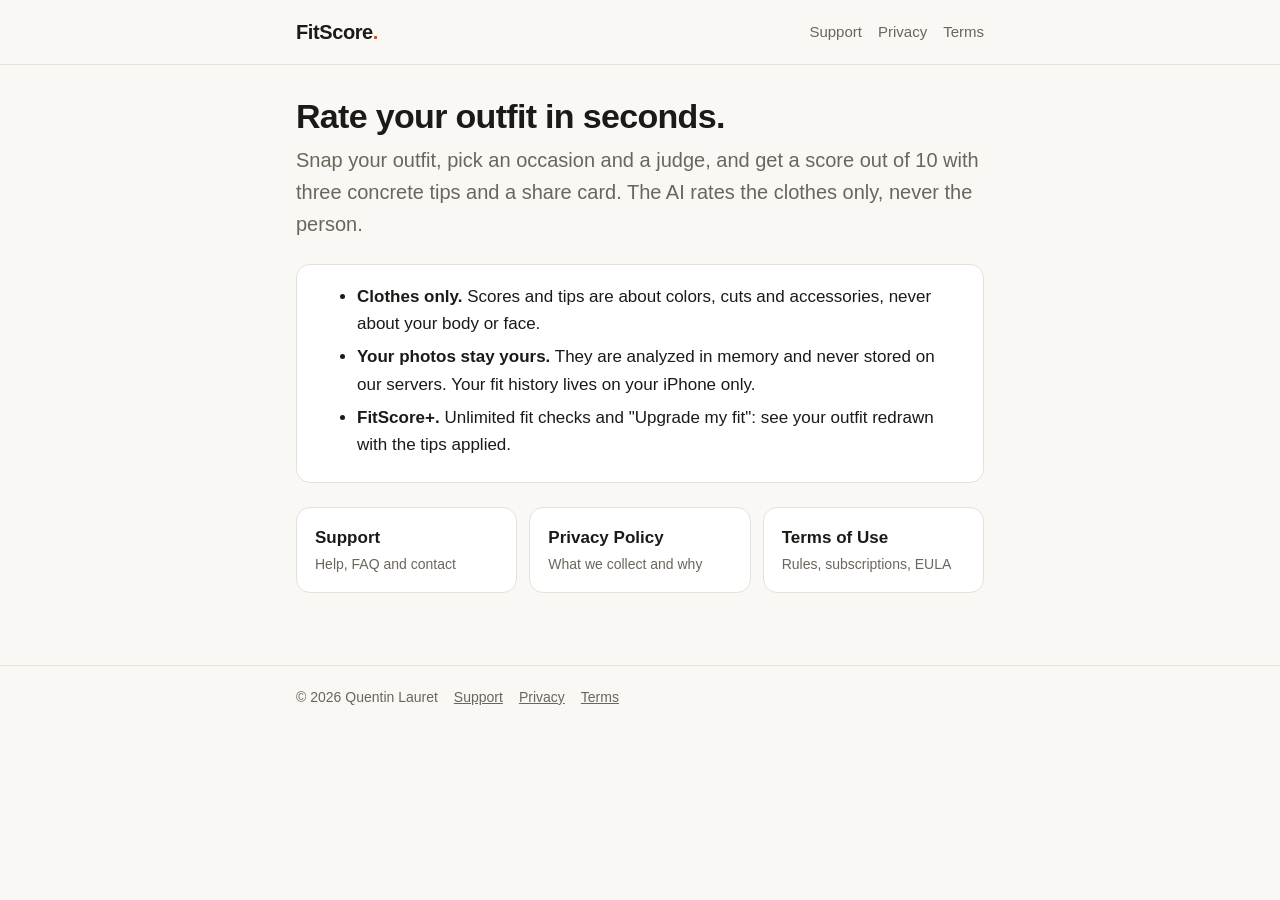
<file: index.html>
<!doctype html>
<html lang="en">
<head>
  <meta charset="utf-8">
  <meta name="viewport" content="width=device-width, initial-scale=1">
  <title>FitScore</title>
  <meta name="description" content="Snap your outfit, pick an occasion and a judge, get a score out of 10 with tips. The AI rates the clothes only, never the person.">
  <link rel="stylesheet" href="style.css">
</head>
<body>
  <header class="site"><div class="wrap">
    <a class="brand" href="./">FitScore<span>.</span></a>
    <nav>
      <a href="support.html">Support</a>
      <a href="privacy.html">Privacy</a>
      <a href="terms.html">Terms</a>
    </nav>
  </div></header>

  <main><div class="wrap">
    <h1>Rate your outfit in seconds.</h1>
    <p class="lead">Snap your outfit, pick an occasion and a judge, and get a score out of 10 with three concrete tips and a share card. The AI rates the clothes only, never the person.</p>

    <div class="card">
      <ul>
        <li><strong>Clothes only.</strong> Scores and tips are about colors, cuts and accessories, never about your body or face.</li>
        <li><strong>Your photos stay yours.</strong> They are analyzed in memory and never stored on our servers. Your fit history lives on your iPhone only.</li>
        <li><strong>FitScore+.</strong> Unlimited fit checks and "Upgrade my fit": see your outfit redrawn with the tips applied.</li>
      </ul>
    </div>

    <div class="links">
      <a href="support.html">Support<small>Help, FAQ and contact</small></a>
      <a href="privacy.html">Privacy Policy<small>What we collect and why</small></a>
      <a href="terms.html">Terms of Use<small>Rules, subscriptions, EULA</small></a>
    </div>
  </div></main>

  <footer class="site"><div class="wrap">
    <span>© 2026 Quentin Lauret</span>
    <a href="support.html">Support</a>
    <a href="privacy.html">Privacy</a>
    <a href="terms.html">Terms</a>
  </div></footer>
</body>
</html>
</file>
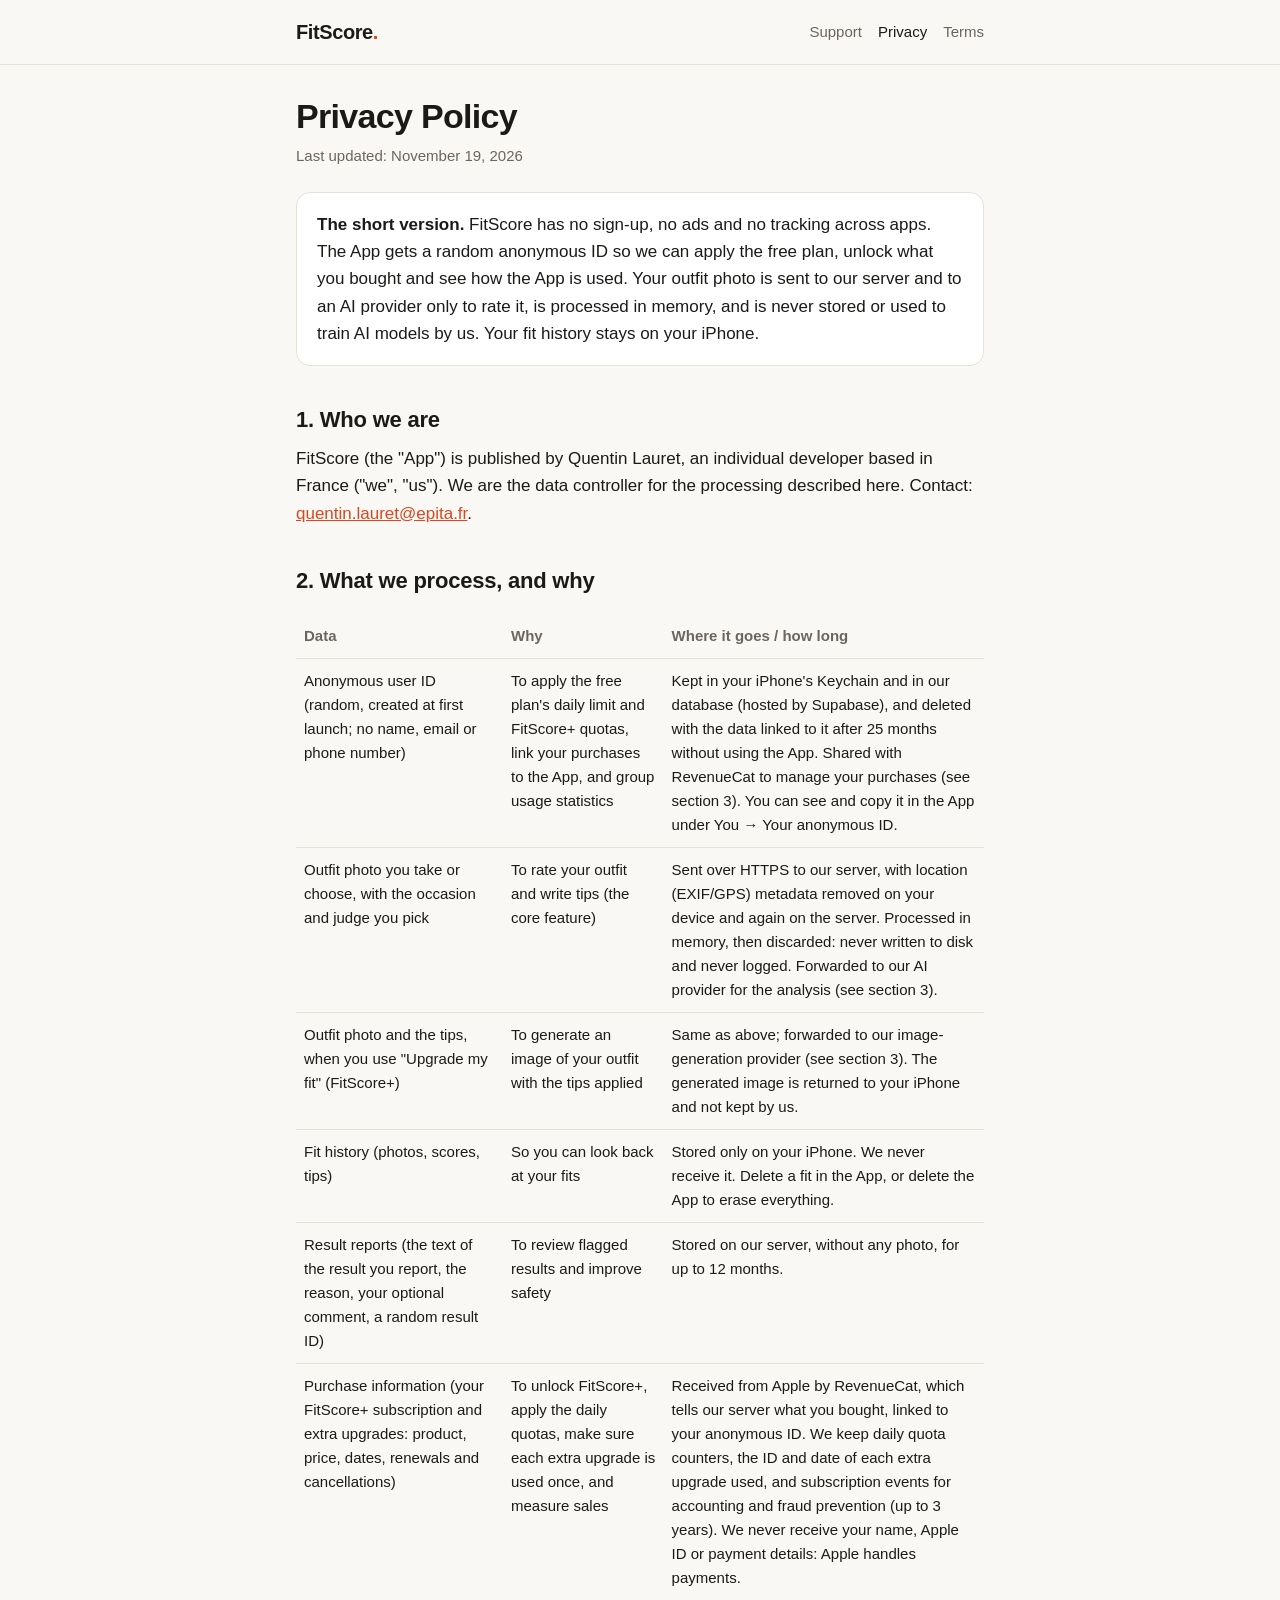
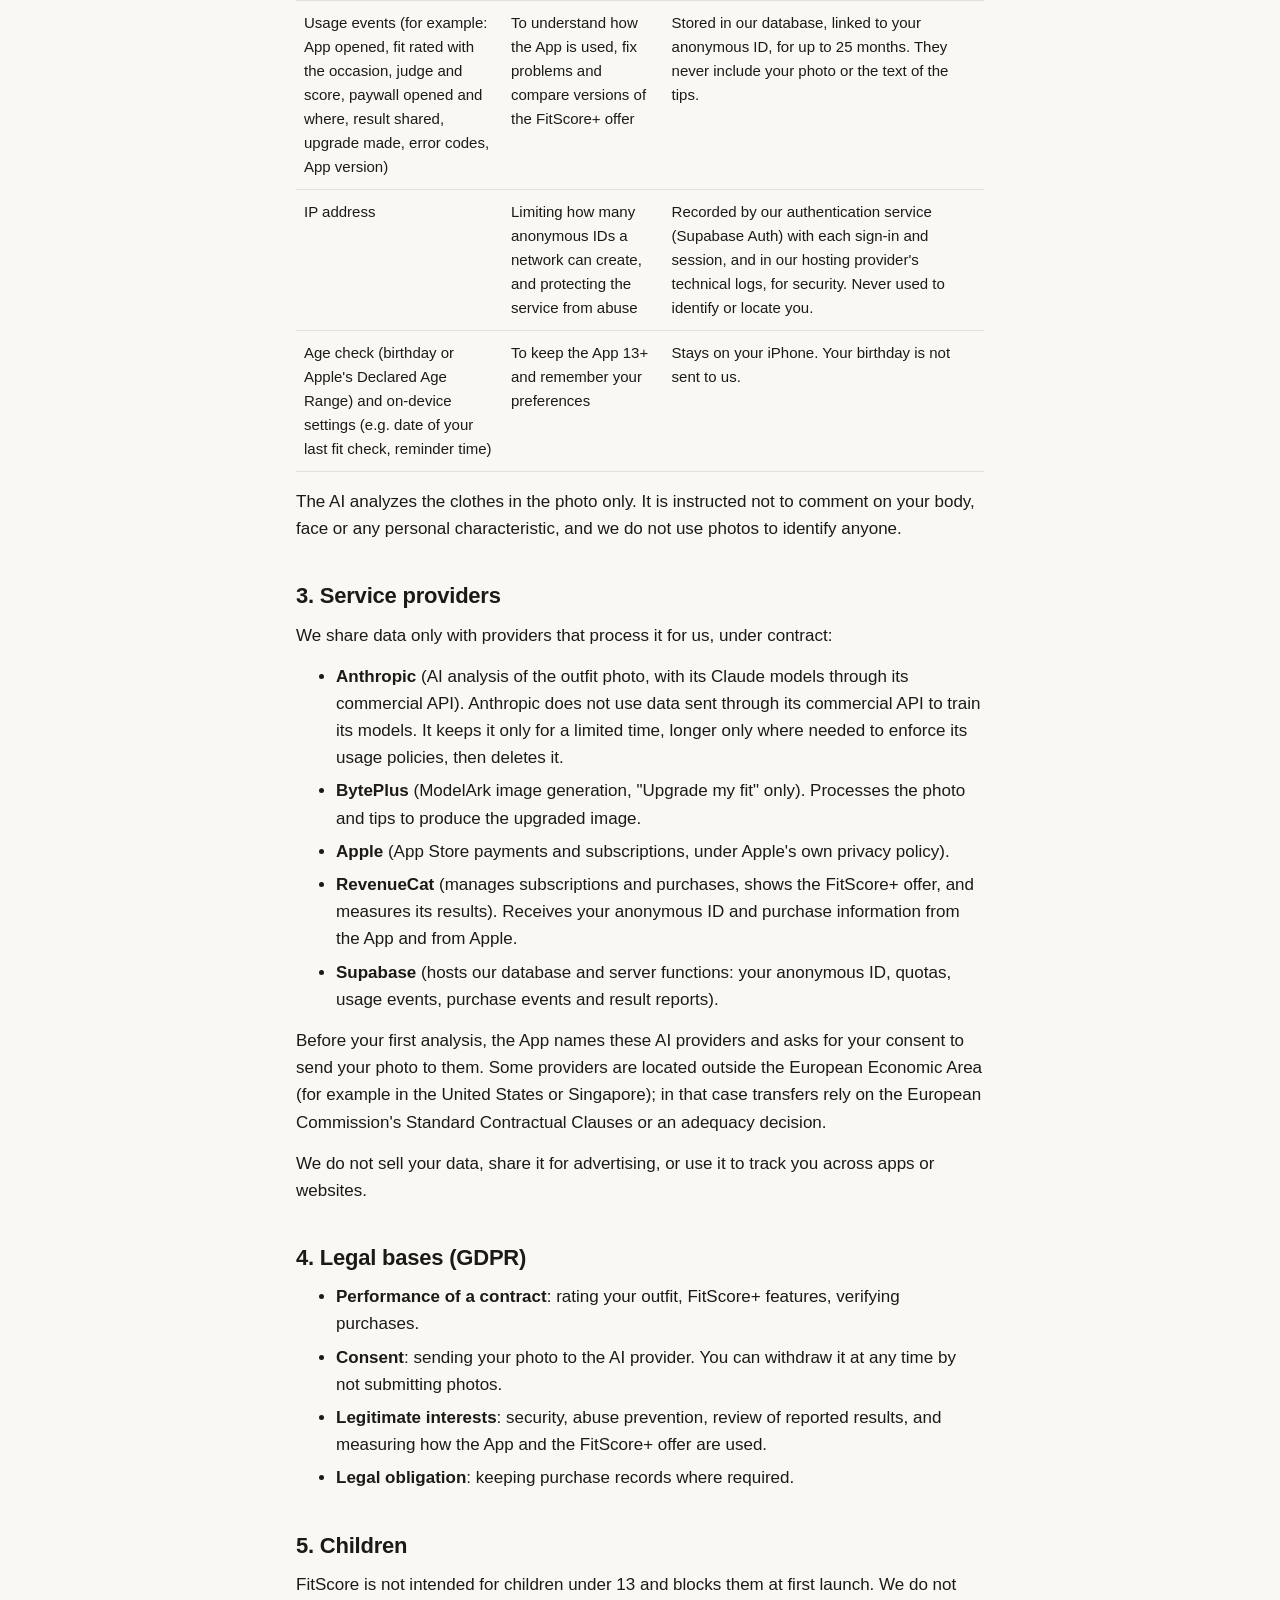
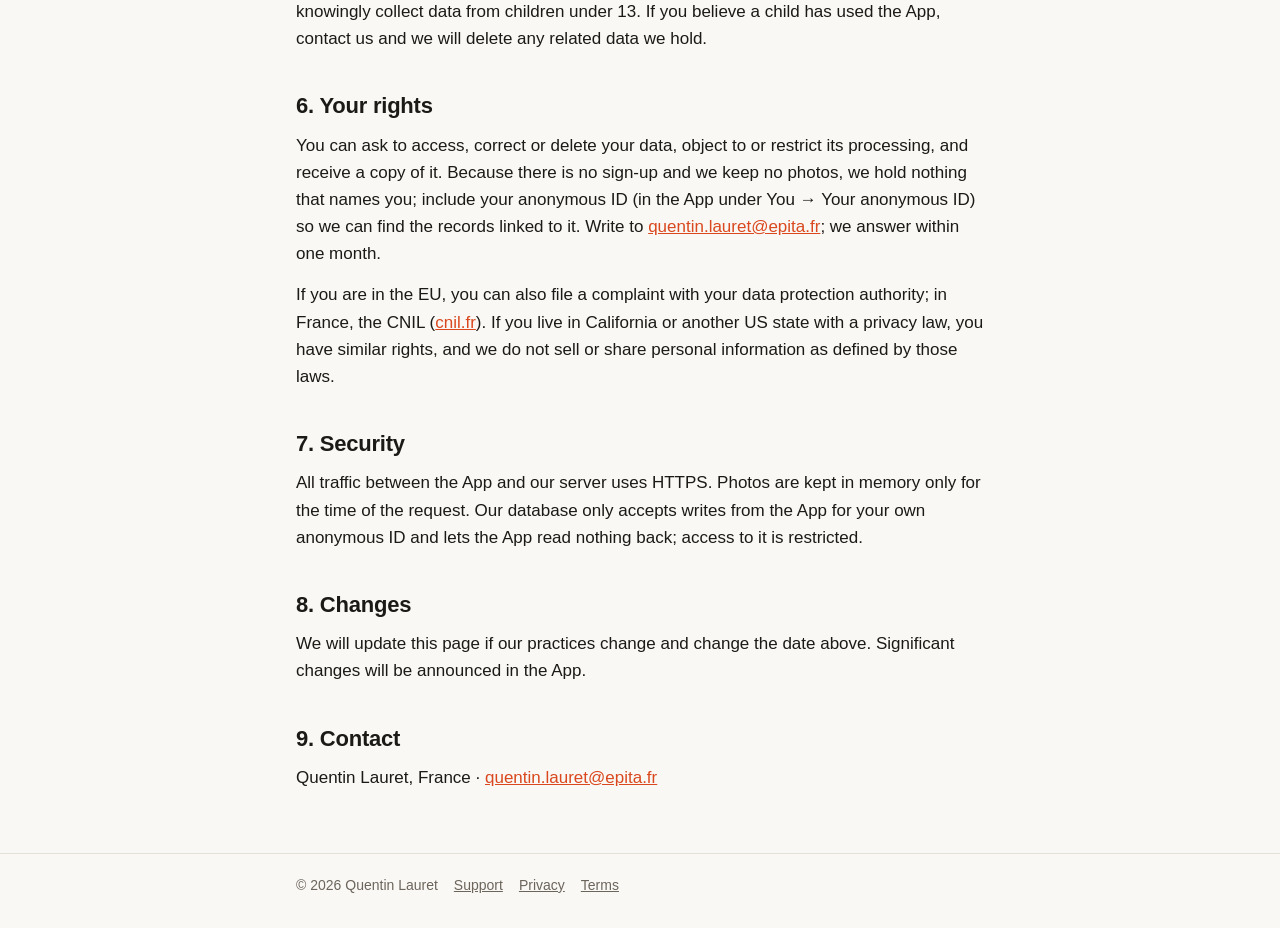
<file: privacy.html>
<!doctype html>
<html lang="en">
<head>
  <meta charset="utf-8">
  <meta name="viewport" content="width=device-width, initial-scale=1">
  <title>Privacy Policy · FitScore</title>
  <meta name="description" content="FitScore Privacy Policy: what data the app processes, why, for how long, and your rights.">
  <link rel="stylesheet" href="style.css">
</head>
<body>
  <header class="site"><div class="wrap">
    <a class="brand" href="./">FitScore<span>.</span></a>
    <nav>
      <a href="support.html">Support</a>
      <a href="privacy.html" aria-current="page">Privacy</a>
      <a href="terms.html">Terms</a>
    </nav>
  </div></header>

  <main><div class="wrap">
    <h1>Privacy Policy</h1>
    <p class="updated">Last updated: November 19, 2026</p>

    <div class="card">
      <p><strong>The short version.</strong> FitScore has no sign-up, no ads and no tracking across apps. The App gets a random anonymous ID so we can apply the free plan, unlock what you bought and see how the App is used. Your outfit photo is sent to our server and to an AI provider only to rate it, is processed in memory, and is never stored or used to train AI models by us. Your fit history stays on your iPhone.</p>
    </div>

    <h2>1. Who we are</h2>
    <p>FitScore (the "App") is published by Quentin Lauret, an individual developer based in France ("we", "us"). We are the data controller for the processing described here. Contact: <a href="mailto:quentin.lauret@epita.fr">quentin.lauret@epita.fr</a>.</p>

    <h2>2. What we process, and why</h2>
    <div class="table-scroll">
    <table>
      <thead><tr><th>Data</th><th>Why</th><th>Where it goes / how long</th></tr></thead>
      <tbody>
        <tr>
          <td>Anonymous user ID (random, created at first launch; no name, email or phone number)</td>
          <td>To apply the free plan's daily limit and FitScore+ quotas, link your purchases to the App, and group usage statistics</td>
          <td>Kept in your iPhone's Keychain and in our database (hosted by Supabase), and deleted with the data linked to it after 25 months without using the App. Shared with RevenueCat to manage your purchases (see section 3). You can see and copy it in the App under You → Your anonymous ID.</td>
        </tr>
        <tr>
          <td>Outfit photo you take or choose, with the occasion and judge you pick</td>
          <td>To rate your outfit and write tips (the core feature)</td>
          <td>Sent over HTTPS to our server, with location (EXIF/GPS) metadata removed on your device and again on the server. Processed in memory, then discarded: never written to disk and never logged. Forwarded to our AI provider for the analysis (see section 3).</td>
        </tr>
        <tr>
          <td>Outfit photo and the tips, when you use "Upgrade my fit" (FitScore+)</td>
          <td>To generate an image of your outfit with the tips applied</td>
          <td>Same as above; forwarded to our image-generation provider (see section 3). The generated image is returned to your iPhone and not kept by us.</td>
        </tr>
        <tr>
          <td>Fit history (photos, scores, tips)</td>
          <td>So you can look back at your fits</td>
          <td>Stored only on your iPhone. We never receive it. Delete a fit in the App, or delete the App to erase everything.</td>
        </tr>
        <tr>
          <td>Result reports (the text of the result you report, the reason, your optional comment, a random result ID)</td>
          <td>To review flagged results and improve safety</td>
          <td>Stored on our server, without any photo, for up to 12 months.</td>
        </tr>
        <tr>
          <td>Purchase information (your FitScore+ subscription and extra upgrades: product, price, dates, renewals and cancellations)</td>
          <td>To unlock FitScore+, apply the daily quotas, make sure each extra upgrade is used once, and measure sales</td>
          <td>Received from Apple by RevenueCat, which tells our server what you bought, linked to your anonymous ID. We keep daily quota counters, the ID and date of each extra upgrade used, and subscription events for accounting and fraud prevention (up to 3 years). We never receive your name, Apple ID or payment details: Apple handles payments.</td>
        </tr>
        <tr>
          <td>Usage events (for example: App opened, fit rated with the occasion, judge and score, paywall opened and where, result shared, upgrade made, error codes, App version)</td>
          <td>To understand how the App is used, fix problems and compare versions of the FitScore+ offer</td>
          <td>Stored in our database, linked to your anonymous ID, for up to 25 months. They never include your photo or the text of the tips.</td>
        </tr>
        <tr>
          <td>IP address</td>
          <td>Limiting how many anonymous IDs a network can create, and protecting the service from abuse</td>
          <td>Recorded by our authentication service (Supabase Auth) with each sign-in and session, and in our hosting provider's technical logs, for security. Never used to identify or locate you.</td>
        </tr>
        <tr>
          <td>Age check (birthday or Apple's Declared Age Range) and on-device settings (e.g. date of your last fit check, reminder time)</td>
          <td>To keep the App 13+ and remember your preferences</td>
          <td>Stays on your iPhone. Your birthday is not sent to us.</td>
        </tr>
      </tbody>
    </table>
    </div>
    <p>The AI analyzes the clothes in the photo only. It is instructed not to comment on your body, face or any personal characteristic, and we do not use photos to identify anyone.</p>

    <h2>3. Service providers</h2>
    <p>We share data only with providers that process it for us, under contract:</p>
    <ul>
      <li><strong>Anthropic</strong> (AI analysis of the outfit photo, with its Claude models through its commercial API). Anthropic does not use data sent through its commercial API to train its models. It keeps it only for a limited time, longer only where needed to enforce its usage policies, then deletes it.</li>
      <li><strong>BytePlus</strong> (ModelArk image generation, "Upgrade my fit" only). Processes the photo and tips to produce the upgraded image.</li>
      <li><strong>Apple</strong> (App Store payments and subscriptions, under Apple's own privacy policy).</li>
      <li><strong>RevenueCat</strong> (manages subscriptions and purchases, shows the FitScore+ offer, and measures its results). Receives your anonymous ID and purchase information from the App and from Apple.</li>
      <li><strong>Supabase</strong> (hosts our database and server functions: your anonymous ID, quotas, usage events, purchase events and result reports).</li>
    </ul>
    <p>Before your first analysis, the App names these AI providers and asks for your consent to send your photo to them. Some providers are located outside the European Economic Area (for example in the United States or Singapore); in that case transfers rely on the European Commission's Standard Contractual Clauses or an adequacy decision.</p>
    <p>We do not sell your data, share it for advertising, or use it to track you across apps or websites.</p>

    <h2>4. Legal bases (GDPR)</h2>
    <ul>
      <li><strong>Performance of a contract</strong>: rating your outfit, FitScore+ features, verifying purchases.</li>
      <li><strong>Consent</strong>: sending your photo to the AI provider. You can withdraw it at any time by not submitting photos.</li>
      <li><strong>Legitimate interests</strong>: security, abuse prevention, review of reported results, and measuring how the App and the FitScore+ offer are used.</li>
      <li><strong>Legal obligation</strong>: keeping purchase records where required.</li>
    </ul>

    <h2>5. Children</h2>
    <p>FitScore is not intended for children under 13 and blocks them at first launch. We do not knowingly collect data from children under 13. If you believe a child has used the App, contact us and we will delete any related data we hold.</p>

    <h2>6. Your rights</h2>
    <p>You can ask to access, correct or delete your data, object to or restrict its processing, and receive a copy of it. Because there is no sign-up and we keep no photos, we hold nothing that names you; include your anonymous ID (in the App under You → Your anonymous ID) so we can find the records linked to it. Write to <a href="mailto:quentin.lauret@epita.fr">quentin.lauret@epita.fr</a>; we answer within one month.</p>
    <p>If you are in the EU, you can also file a complaint with your data protection authority; in France, the CNIL (<a href="https://www.cnil.fr">cnil.fr</a>). If you live in California or another US state with a privacy law, you have similar rights, and we do not sell or share personal information as defined by those laws.</p>

    <h2>7. Security</h2>
    <p>All traffic between the App and our server uses HTTPS. Photos are kept in memory only for the time of the request. Our database only accepts writes from the App for your own anonymous ID and lets the App read nothing back; access to it is restricted.</p>

    <h2>8. Changes</h2>
    <p>We will update this page if our practices change and change the date above. Significant changes will be announced in the App.</p>

    <h2>9. Contact</h2>
    <p>Quentin Lauret, France · <a href="mailto:quentin.lauret@epita.fr">quentin.lauret@epita.fr</a></p>
  </div></main>

  <footer class="site"><div class="wrap">
    <span>© 2026 Quentin Lauret</span>
    <a href="support.html">Support</a>
    <a href="privacy.html">Privacy</a>
    <a href="terms.html">Terms</a>
  </div></footer>
</body>
</html>
</file>
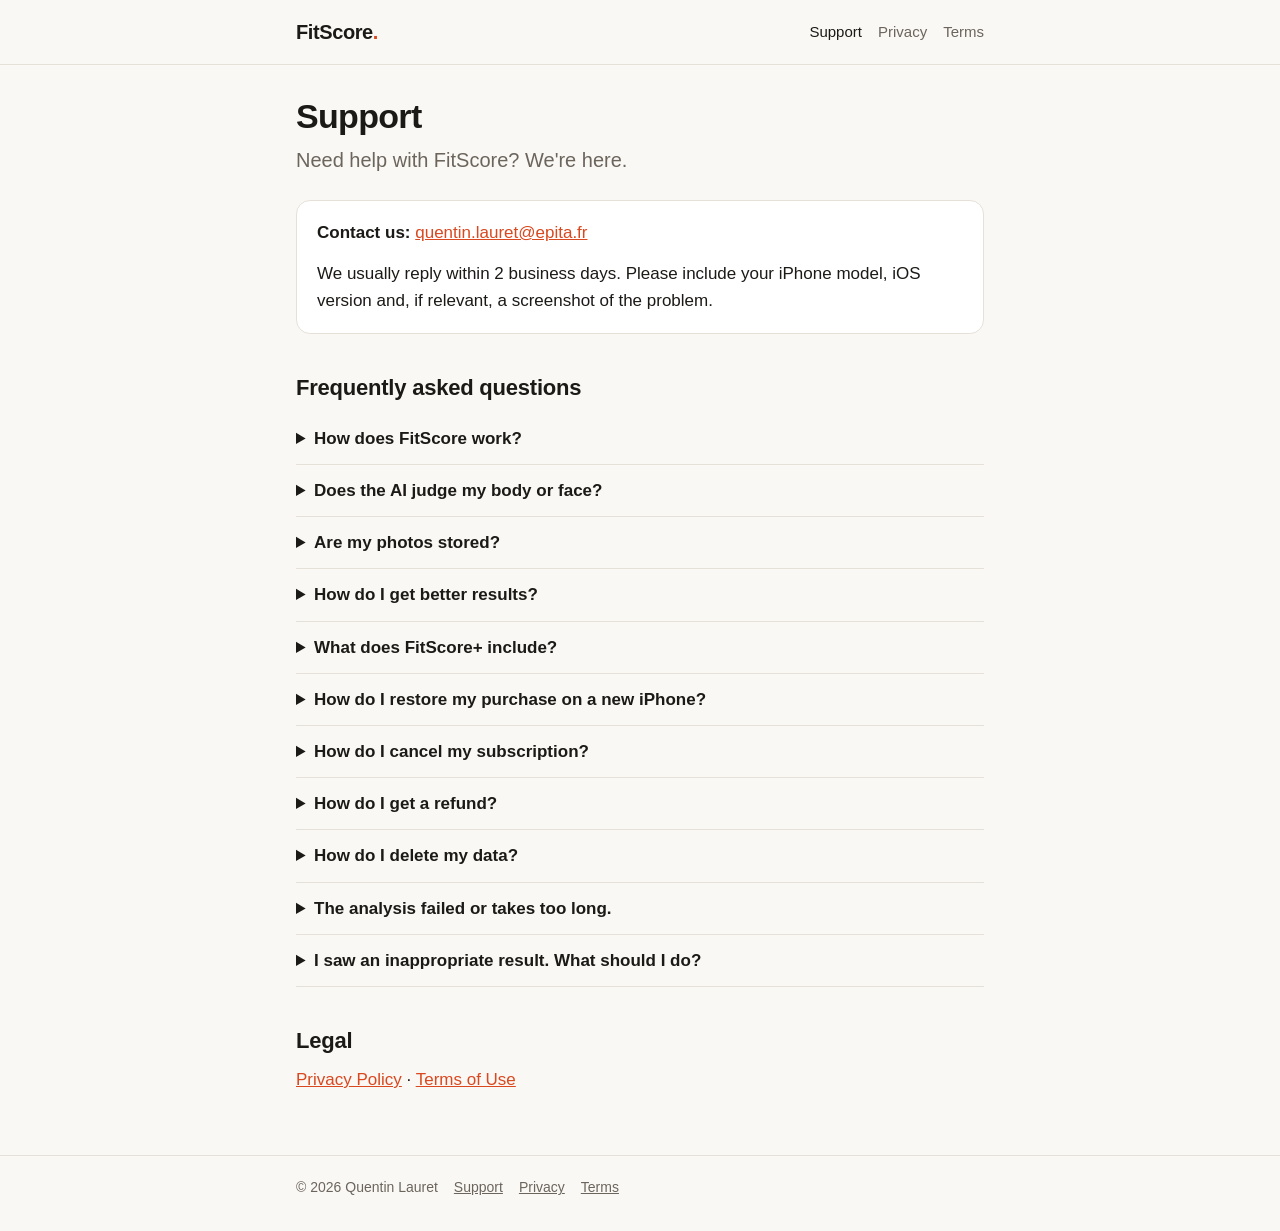
<file: support.html>
<!doctype html>
<html lang="en">
<head>
  <meta charset="utf-8">
  <meta name="viewport" content="width=device-width, initial-scale=1">
  <title>Support · FitScore</title>
  <meta name="description" content="FitScore support: contact, FAQ, subscriptions, refunds and privacy questions.">
  <link rel="stylesheet" href="style.css">
</head>
<body>
  <header class="site"><div class="wrap">
    <a class="brand" href="./">FitScore<span>.</span></a>
    <nav>
      <a href="support.html" aria-current="page">Support</a>
      <a href="privacy.html">Privacy</a>
      <a href="terms.html">Terms</a>
    </nav>
  </div></header>

  <main><div class="wrap">
    <h1>Support</h1>
    <p class="lead">Need help with FitScore? We're here.</p>

    <div class="card">
      <p><strong>Contact us:</strong> <a href="mailto:quentin.lauret@epita.fr?subject=Fit%20Check%20support">quentin.lauret@epita.fr</a></p>
      <p>We usually reply within 2 business days. Please include your iPhone model, iOS version and, if relevant, a screenshot of the problem.</p>
    </div>

    <h2>Frequently asked questions</h2>

    <details>
      <summary>How does FitScore work?</summary>
      <p>Take a full-body photo of your outfit (or choose one from your library), pick an occasion and a judge, and the AI gives your outfit a score out of 10 with three tips. You can then share a 9:16 card to your stories.</p>
    </details>

    <details>
      <summary>Does the AI judge my body or face?</summary>
      <p>No. The AI is instructed to rate the clothes only: colors, cuts, fit of the garments and accessories. If a result ever comments on you as a person, please tap "Report" on the result so we can review it.</p>
    </details>

    <details>
      <summary>Are my photos stored?</summary>
      <p>No. Your photo is sent securely to our server and to the AI provider, analyzed in memory, then discarded. Your fit history is stored only on your iPhone. See the <a href="privacy.html">Privacy Policy</a> for details.</p>
    </details>

    <details>
      <summary>How do I get better results?</summary>
      <ul>
        <li>Show your full outfit, head to toe, in good light.</li>
        <li>Use a plain background and stand straight in front of the camera.</li>
        <li>Use the timer if no one can take the photo for you.</li>
      </ul>
    </details>

    <details>
      <summary>What does FitScore+ include?</summary>
      <p>Unlimited fit checks (the free plan has one per day) and "Upgrade my fit", which shows your outfit redrawn with the tips applied, up to a daily limit shown in the App. After that limit, you can buy one extra upgrade.</p>
    </details>

    <details>
      <summary>How do I restore my purchase on a new iPhone?</summary>
      <p>Sign in with the same Apple ID, open FitScore, go to FitScore+ and tap "Restore purchases".</p>
    </details>

    <details>
      <summary>How do I cancel my subscription?</summary>
      <ol>
        <li>Open the Settings app on your iPhone.</li>
        <li>Tap your name, then Subscriptions.</li>
        <li>Select FitScore+ and tap Cancel Subscription.</li>
      </ol>
      <p>You keep FitScore+ until the end of the period you paid for. Deleting the App does not cancel the subscription.</p>
    </details>

    <details>
      <summary>How do I get a refund?</summary>
      <p>Payments are handled by Apple, so we can't issue refunds ourselves. Request one at <a href="https://reportaproblem.apple.com">reportaproblem.apple.com</a>.</p>
    </details>

    <details>
      <summary>How do I delete my data?</summary>
      <p>Your fit history is stored on your iPhone: delete a fit from your history, or delete the App to erase everything. We don't keep your photos and you don't have an account with us. For any other request about your data, email us.</p>
    </details>

    <details>
      <summary>The analysis failed or takes too long.</summary>
      <p>Check your internet connection and try again. If your photo is refused, make sure it shows an outfit clearly. If it keeps happening, contact us with the time of the attempt.</p>
    </details>

    <details>
      <summary>I saw an inappropriate result. What should I do?</summary>
      <p>Tap "Report" on the result and choose a reason. We review every report. You can also email us.</p>
    </details>

    <h2>Legal</h2>
    <p><a href="privacy.html">Privacy Policy</a> · <a href="terms.html">Terms of Use</a></p>
  </div></main>

  <footer class="site"><div class="wrap">
    <span>© 2026 Quentin Lauret</span>
    <a href="support.html">Support</a>
    <a href="privacy.html">Privacy</a>
    <a href="terms.html">Terms</a>
  </div></footer>
</body>
</html>
</file>
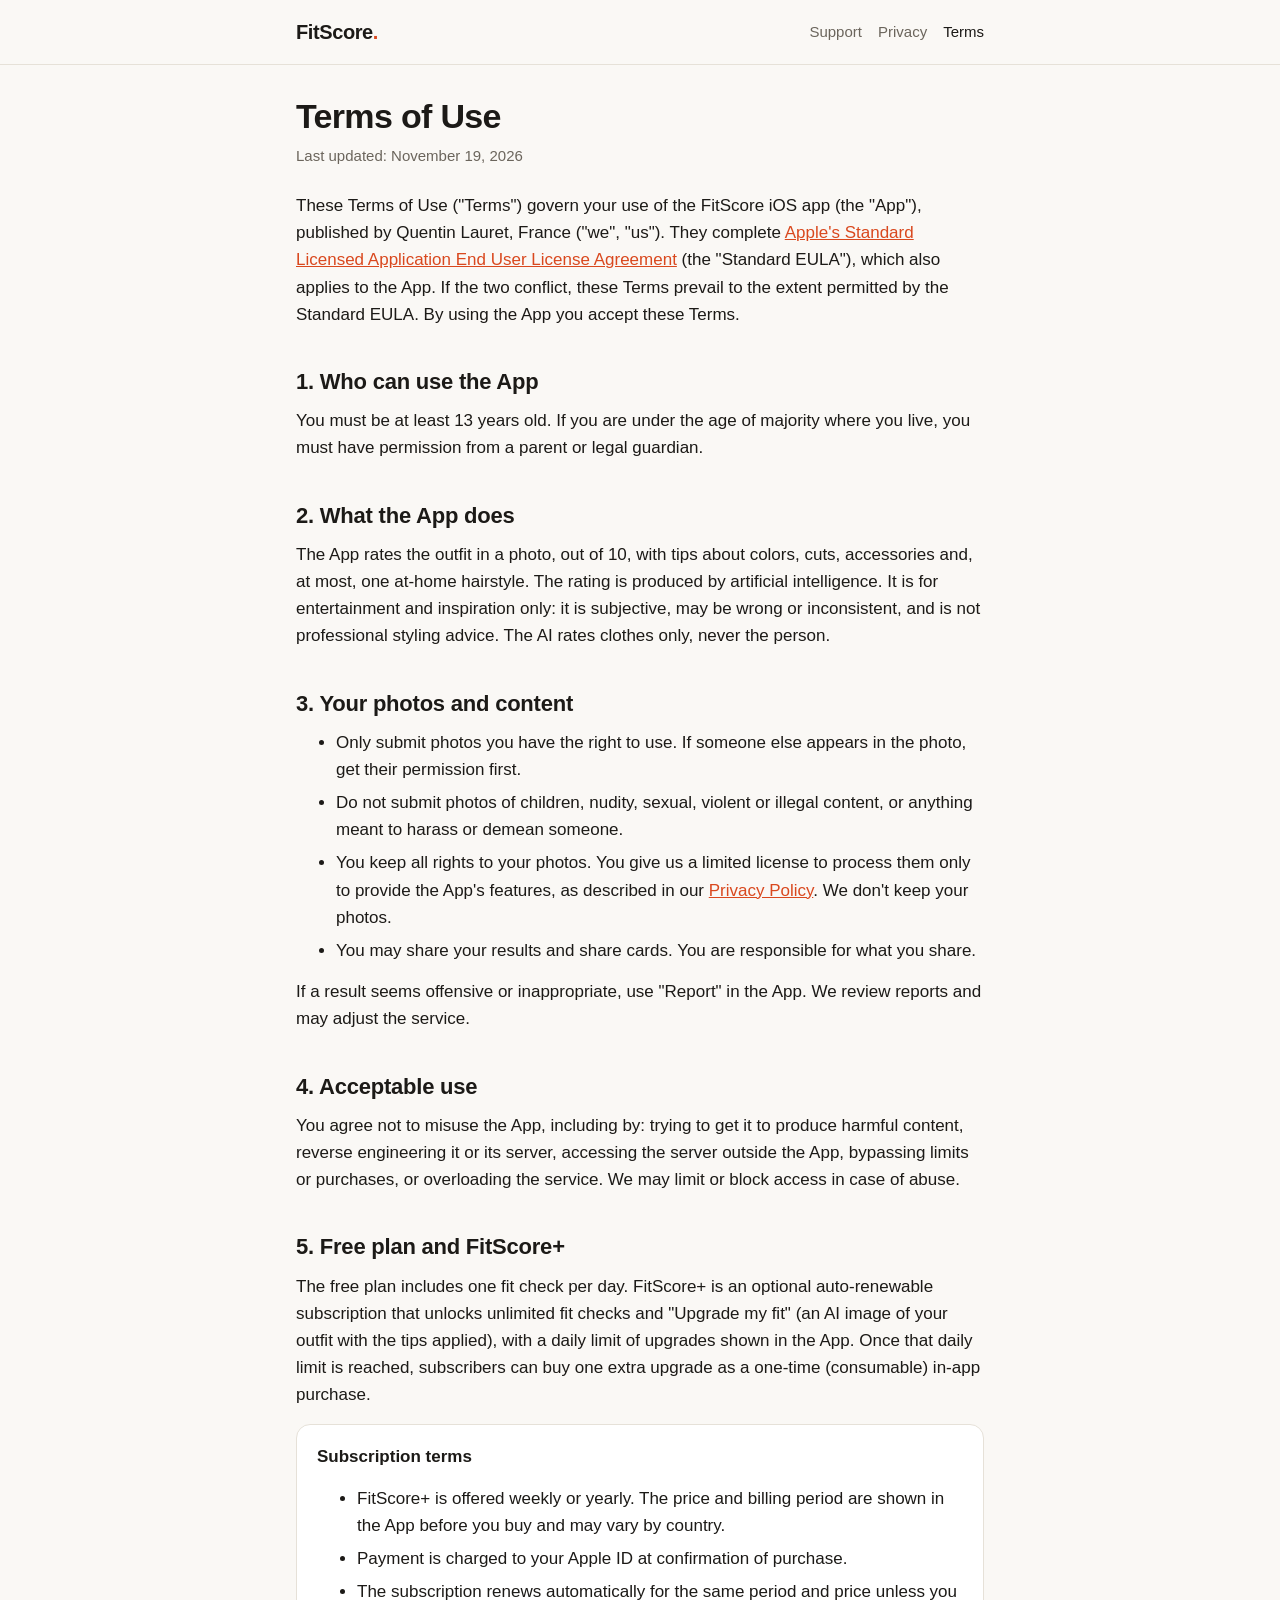
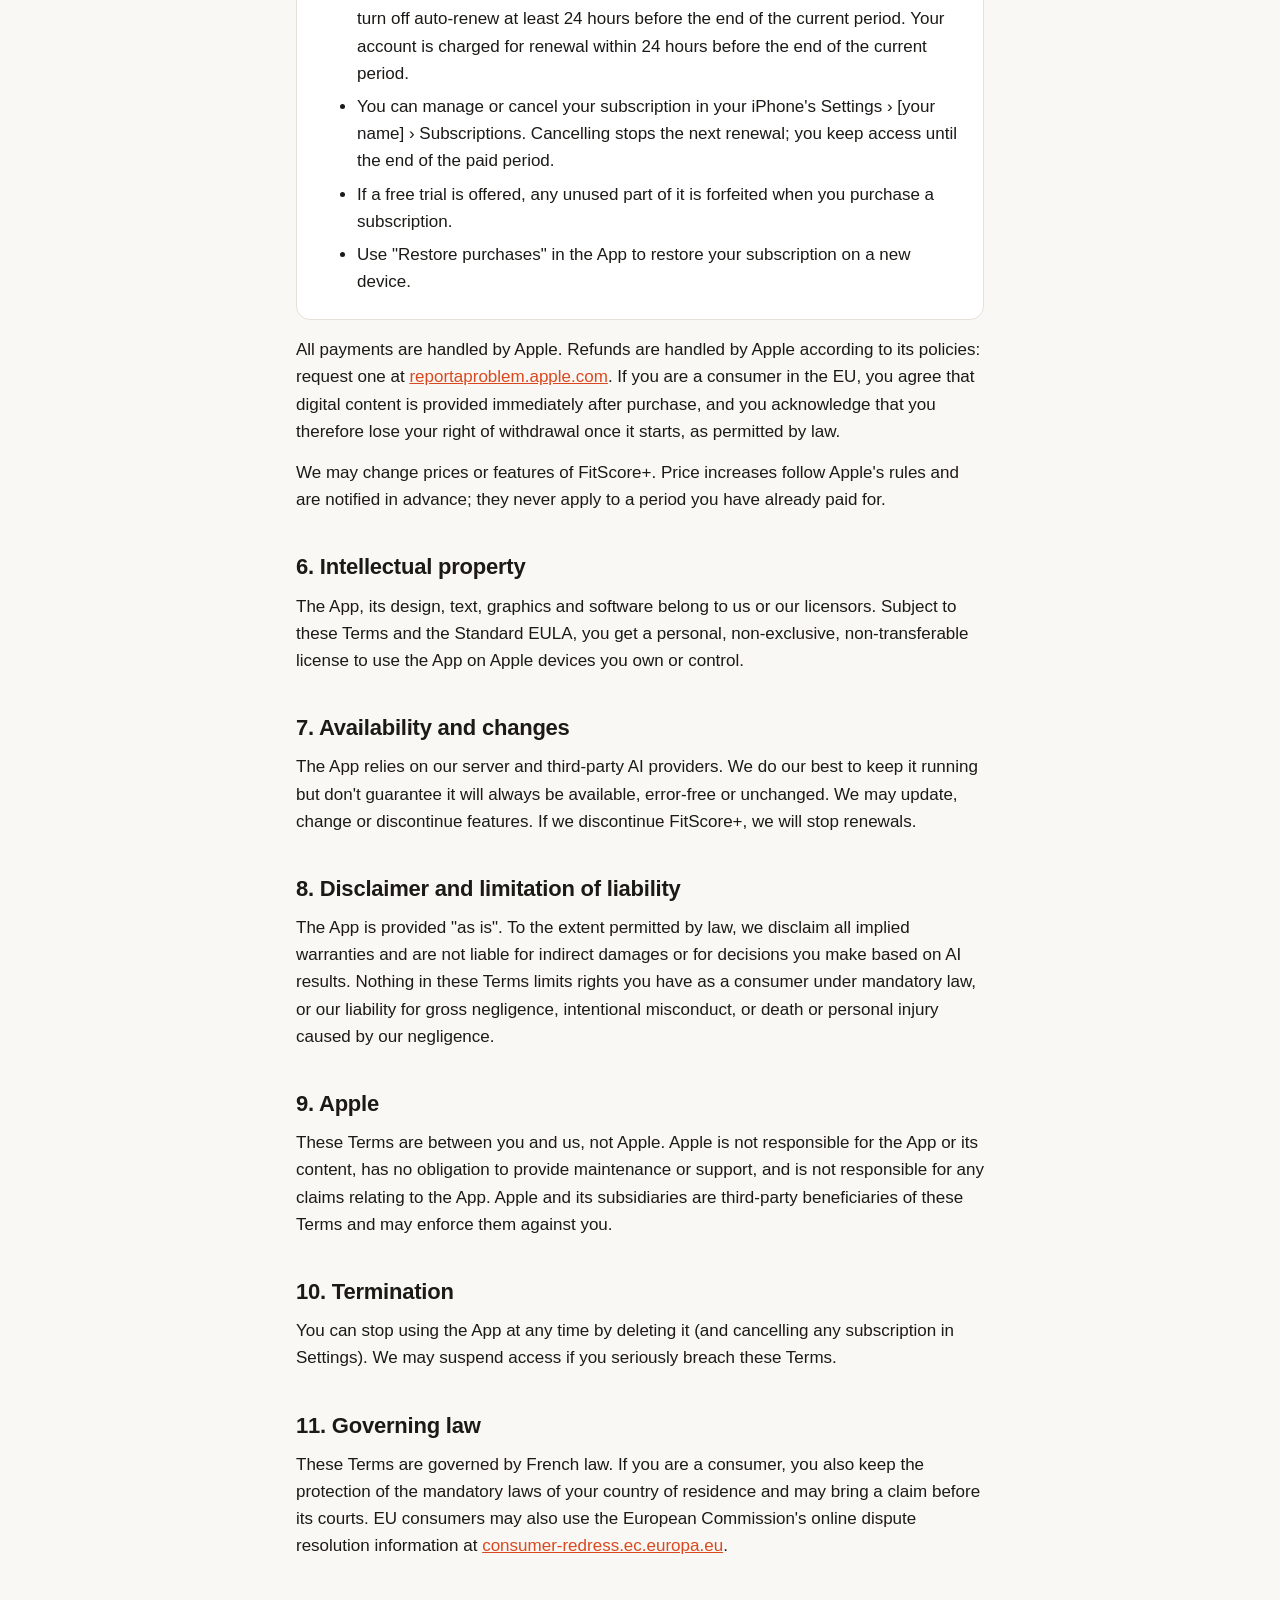
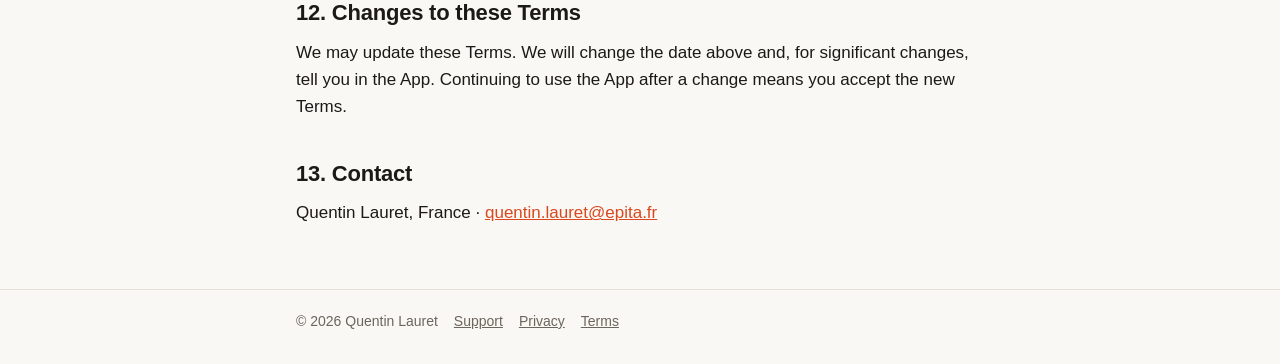
<file: terms.html>
<!doctype html>
<html lang="en">
<head>
  <meta charset="utf-8">
  <meta name="viewport" content="width=device-width, initial-scale=1">
  <title>Terms of Use · FitScore</title>
  <meta name="description" content="FitScore Terms of Use (EULA), including FitScore+ subscription terms.">
  <link rel="stylesheet" href="style.css">
</head>
<body>
  <header class="site"><div class="wrap">
    <a class="brand" href="./">FitScore<span>.</span></a>
    <nav>
      <a href="support.html">Support</a>
      <a href="privacy.html">Privacy</a>
      <a href="terms.html" aria-current="page">Terms</a>
    </nav>
  </div></header>

  <main><div class="wrap">
    <h1>Terms of Use</h1>
    <p class="updated">Last updated: November 19, 2026</p>

    <p>These Terms of Use ("Terms") govern your use of the FitScore iOS app (the "App"), published by Quentin Lauret, France ("we", "us"). They complete <a href="https://www.apple.com/legal/internet-services/itunes/dev/stdeula/">Apple's Standard Licensed Application End User License Agreement</a> (the "Standard EULA"), which also applies to the App. If the two conflict, these Terms prevail to the extent permitted by the Standard EULA. By using the App you accept these Terms.</p>

    <h2>1. Who can use the App</h2>
    <p>You must be at least 13 years old. If you are under the age of majority where you live, you must have permission from a parent or legal guardian.</p>

    <h2>2. What the App does</h2>
    <p>The App rates the outfit in a photo, out of 10, with tips about colors, cuts, accessories and, at most, one at-home hairstyle. The rating is produced by artificial intelligence. It is for entertainment and inspiration only: it is subjective, may be wrong or inconsistent, and is not professional styling advice. The AI rates clothes only, never the person.</p>

    <h2>3. Your photos and content</h2>
    <ul>
      <li>Only submit photos you have the right to use. If someone else appears in the photo, get their permission first.</li>
      <li>Do not submit photos of children, nudity, sexual, violent or illegal content, or anything meant to harass or demean someone.</li>
      <li>You keep all rights to your photos. You give us a limited license to process them only to provide the App's features, as described in our <a href="privacy.html">Privacy Policy</a>. We don't keep your photos.</li>
      <li>You may share your results and share cards. You are responsible for what you share.</li>
    </ul>
    <p>If a result seems offensive or inappropriate, use "Report" in the App. We review reports and may adjust the service.</p>

    <h2>4. Acceptable use</h2>
    <p>You agree not to misuse the App, including by: trying to get it to produce harmful content, reverse engineering it or its server, accessing the server outside the App, bypassing limits or purchases, or overloading the service. We may limit or block access in case of abuse.</p>

    <h2>5. Free plan and FitScore+</h2>
    <p>The free plan includes one fit check per day. FitScore+ is an optional auto-renewable subscription that unlocks unlimited fit checks and "Upgrade my fit" (an AI image of your outfit with the tips applied), with a daily limit of upgrades shown in the App. Once that daily limit is reached, subscribers can buy one extra upgrade as a one-time (consumable) in-app purchase.</p>
    <div class="card">
      <p><strong>Subscription terms</strong></p>
      <ul>
        <li>FitScore+ is offered weekly or yearly. The price and billing period are shown in the App before you buy and may vary by country.</li>
        <li>Payment is charged to your Apple ID at confirmation of purchase.</li>
        <li>The subscription renews automatically for the same period and price unless you turn off auto-renew at least 24 hours before the end of the current period. Your account is charged for renewal within 24 hours before the end of the current period.</li>
        <li>You can manage or cancel your subscription in your iPhone's Settings › [your name] › Subscriptions. Cancelling stops the next renewal; you keep access until the end of the paid period.</li>
        <li>If a free trial is offered, any unused part of it is forfeited when you purchase a subscription.</li>
        <li>Use "Restore purchases" in the App to restore your subscription on a new device.</li>
      </ul>
    </div>
    <p>All payments are handled by Apple. Refunds are handled by Apple according to its policies: request one at <a href="https://reportaproblem.apple.com">reportaproblem.apple.com</a>. If you are a consumer in the EU, you agree that digital content is provided immediately after purchase, and you acknowledge that you therefore lose your right of withdrawal once it starts, as permitted by law.</p>
    <p>We may change prices or features of FitScore+. Price increases follow Apple's rules and are notified in advance; they never apply to a period you have already paid for.</p>

    <h2>6. Intellectual property</h2>
    <p>The App, its design, text, graphics and software belong to us or our licensors. Subject to these Terms and the Standard EULA, you get a personal, non-exclusive, non-transferable license to use the App on Apple devices you own or control.</p>

    <h2>7. Availability and changes</h2>
    <p>The App relies on our server and third-party AI providers. We do our best to keep it running but don't guarantee it will always be available, error-free or unchanged. We may update, change or discontinue features. If we discontinue FitScore+, we will stop renewals.</p>

    <h2>8. Disclaimer and limitation of liability</h2>
    <p>The App is provided "as is". To the extent permitted by law, we disclaim all implied warranties and are not liable for indirect damages or for decisions you make based on AI results. Nothing in these Terms limits rights you have as a consumer under mandatory law, or our liability for gross negligence, intentional misconduct, or death or personal injury caused by our negligence.</p>

    <h2>9. Apple</h2>
    <p>These Terms are between you and us, not Apple. Apple is not responsible for the App or its content, has no obligation to provide maintenance or support, and is not responsible for any claims relating to the App. Apple and its subsidiaries are third-party beneficiaries of these Terms and may enforce them against you.</p>

    <h2>10. Termination</h2>
    <p>You can stop using the App at any time by deleting it (and cancelling any subscription in Settings). We may suspend access if you seriously breach these Terms.</p>

    <h2>11. Governing law</h2>
    <p>These Terms are governed by French law. If you are a consumer, you also keep the protection of the mandatory laws of your country of residence and may bring a claim before its courts. EU consumers may also use the European Commission's online dispute resolution information at <a href="https://consumer-redress.ec.europa.eu">consumer-redress.ec.europa.eu</a>.</p>

    <h2>12. Changes to these Terms</h2>
    <p>We may update these Terms. We will change the date above and, for significant changes, tell you in the App. Continuing to use the App after a change means you accept the new Terms.</p>

    <h2>13. Contact</h2>
    <p>Quentin Lauret, France · <a href="mailto:quentin.lauret@epita.fr">quentin.lauret@epita.fr</a></p>
  </div></main>

  <footer class="site"><div class="wrap">
    <span>© 2026 Quentin Lauret</span>
    <a href="support.html">Support</a>
    <a href="privacy.html">Privacy</a>
    <a href="terms.html">Terms</a>
  </div></footer>
</body>
</html>
</file>
<file: style.css>
:root {
  --bg: #faf8f5;
  --surface: #ffffff;
  --text: #1c1a17;
  --muted: #6b655c;
  --border: #e6e1d8;
  --accent: #d9481e;
  color-scheme: light dark;
}
@media (prefers-color-scheme: dark) {
  :root {
    --bg: #141311;
    --surface: #1d1b18;
    --text: #f2efe9;
    --muted: #a59f94;
    --border: #2f2c27;
    --accent: #ff7a4d;
  }
}
* { box-sizing: border-box; }
html { -webkit-text-size-adjust: 100%; }
body {
  margin: 0;
  background: var(--bg);
  color: var(--text);
  font: 17px/1.6 -apple-system, BlinkMacSystemFont, "Segoe UI", Roboto, Helvetica, Arial, sans-serif;
}
.wrap { max-width: 720px; margin: 0 auto; padding: 0 16px; }
header.site { border-bottom: 1px solid var(--border); }
header.site .wrap { display: flex; flex-wrap: wrap; gap: 8px 20px; align-items: center; justify-content: space-between; padding-top: 16px; padding-bottom: 16px; }
.brand { font-weight: 800; font-size: 20px; color: var(--text); text-decoration: none; letter-spacing: -0.02em; }
.brand span { color: var(--accent); }
nav { display: flex; flex-wrap: wrap; gap: 16px; }
nav a { color: var(--muted); text-decoration: none; font-size: 15px; }
nav a:hover, nav a[aria-current="page"] { color: var(--text); }
main { padding: 32px 0 48px; }
h1 { font-size: 34px; line-height: 1.15; letter-spacing: -0.02em; margin: 0 0 8px; }
h2 { font-size: 22px; margin: 36px 0 8px; letter-spacing: -0.01em; }
h3 { font-size: 18px; margin: 24px 0 4px; }
p, ul, ol { margin: 0 0 14px; }
li { margin-bottom: 6px; }
a { color: var(--accent); }
.updated { color: var(--muted); font-size: 15px; margin-bottom: 24px; }
.card { background: var(--surface); border: 1px solid var(--border); border-radius: 14px; padding: 18px 20px; margin: 16px 0; }
.card p:last-child, .card ul:last-child { margin-bottom: 0; }
table { width: 100%; border-collapse: collapse; margin: 8px 0 16px; font-size: 15px; }
th, td { text-align: left; vertical-align: top; padding: 10px 8px; border-bottom: 1px solid var(--border); }
th { color: var(--muted); font-weight: 600; }
.table-scroll { overflow-x: auto; }
.lead { font-size: 20px; color: var(--muted); margin-bottom: 24px; }
.links { display: grid; grid-template-columns: repeat(auto-fit, minmax(200px, 1fr)); gap: 12px; margin: 24px 0; }
.links a { display: block; background: var(--surface); border: 1px solid var(--border); border-radius: 14px; padding: 16px 18px; color: var(--text); text-decoration: none; font-weight: 600; }
.links a small { display: block; color: var(--muted); font-weight: 400; font-size: 14px; margin-top: 2px; }
.links a:hover { border-color: var(--accent); }
details { border-bottom: 1px solid var(--border); padding: 12px 0; }
summary { cursor: pointer; font-weight: 600; }
details p, details ol, details ul { margin-top: 10px; }
footer.site { border-top: 1px solid var(--border); color: var(--muted); font-size: 14px; }
footer.site .wrap { padding-top: 20px; padding-bottom: 32px; display: flex; flex-wrap: wrap; gap: 8px 16px; }
footer.site a { color: var(--muted); }
</file>
